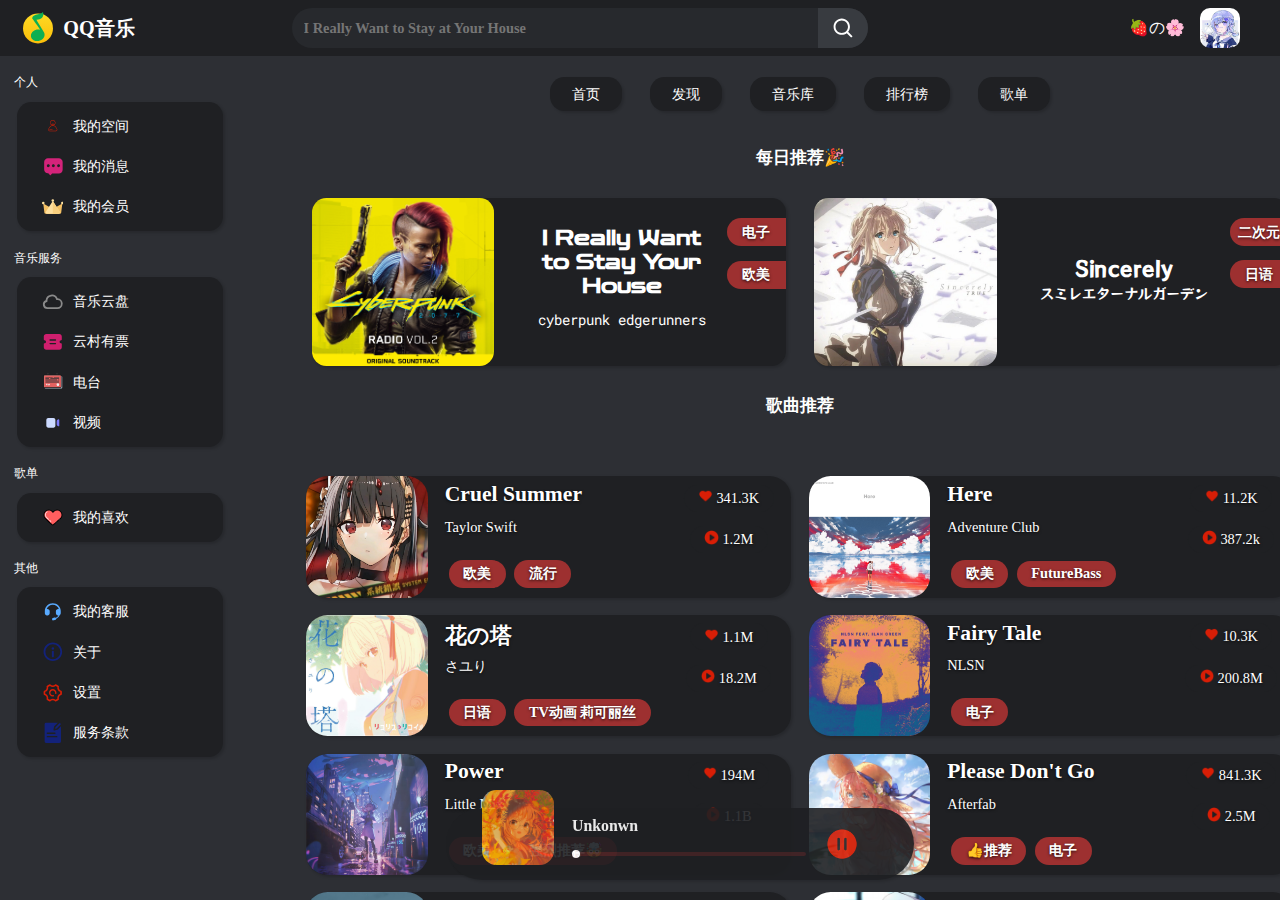
<file: QQMusic/index.html>
<!DOCTYPE html>
<html lang="zh">

<head>
    <meta charset="UTF-8">
    <meta http-equiv="X-UA-Compatible" content="IE=edge">
    <meta src="">
    <meta name="viewport" content="width=device-width, initial-scale=1.0">
    <link rel="stylesheet" href="css/index.css">
    <link rel="stylesheet" href="css/widget.css">
    <link rel="stylesheet" href="css/header.css">
    <link rel="stylesheet" href="css/aside.css">
    <link rel="stylesheet" href="css/nav.css">
    <link rel="stylesheet" href="css/page.css">
    <link href="https://fonts.font.im/css?family=Roboto" rel="stylesheet">
    <title>QQ音乐</title>
</head>

<body>
    <header>
        <div class="header-logo">
            <svg viewBox="-147 -173.29999999999998 470 492.29999999999995" xmlns="http://www.w3.org/2000/svg">
                <linearGradient id="a" gradientTransform="rotate(-90 1397 232)" gradientUnits="userSpaceOnUse" x1="1310"
                    x2="1780" y1="-1077" y2="-1077">
                    <stop offset="0" stop-color="#fbbe0a" />
                    <stop offset="1" stop-color="#feda24" />
                </linearGradient>
                <circle cx="88" cy="84" fill="url(#a)" r="235" />
                <path
                    d="M123.8 104c-5.9-8.3-11.5-16.1-17.1-23.8C85.2 50.4 63.6 20.6 42-9.1 28.3-28 14.7-46.9.8-65.6-3.4-71.2-3.9-77.1-2-83.5c3.9-13.3 13.2-22.5 24.2-30.1 20.1-13.9 42.8-21 66.6-25.2 20.7-3.6 41.2-8 59.3-19.4 4.9-3.1 9-7.3 13.5-11 1.2-1 2.3-2.1 4.6-4.1 1.5 7.3 3 13.4 4 19.5 3 18 1.9 35.5-6.2 52.1-11 22.4-29 36.4-52.6 43.6C97-53.5 82.1-52.4 67-52.5c-1.1 0-2.2.3-4.1.5 3.7 6.5 7 12.6 10.6 18.5 14.5 23.7 29 47.4 43.4 71.2l47.4 78.6c4.1 6.8 8.4 13.6 12.4 20.5 9.3 16 16.1 32.7 14.8 51.9-1.3 18.8-8.1 35.2-19.8 49.6-19.1 23.5-43.9 37.1-73.5 42.4-27.9 4.9-54.5 1.8-79.2-12.3-27.8-15.8-45.6-44.5-41.4-78.7 2.7-22.5 13.9-41.1 30.4-56.4 17.6-16.2 38.5-26.1 61.8-30.6 17.2-3.4 34.4-3.2 51.4 1.4.5.1 1.1-.1 2.6-.1z"
                    fill="#0daf52" />
            </svg>
            <span>QQ音乐</span>
        </div>

        <div class="header-search">
            <div class="search-box">
                <div class="search-container">
                    <input class="search-input" type="text" maxlength="100"
                        placeholder="I Really Want to Stay at Your House">
                    <div class="search-btn">
                        <svg width="20px" height="20px" viewBox="0 0 17 17" fill="none"
                            xmlns="http://www.w3.org/2000/svg">
                            <path fill-rule="evenodd" clip-rule="evenodd"
                                d="M16.3451 15.2003C16.6377 15.4915 16.4752 15.772 16.1934 16.0632C16.15 16.1279 16.0958 16.1818 16.0525 16.2249C15.7707 16.473 15.4456 16.624 15.1854 16.3652L11.6848 12.8815C10.4709 13.8198 8.97529 14.3267 7.44714 14.3267C3.62134 14.3267 0.5 11.2314 0.5 7.41337C0.5 3.60616 3.6105 0.5 7.44714 0.5C11.2729 0.5 14.3943 3.59538 14.3943 7.41337C14.3943 8.98802 13.8524 10.5087 12.8661 11.7383L16.3451 15.2003ZM2.13647 7.4026C2.13647 10.3146 4.52083 12.6766 7.43624 12.6766C10.3517 12.6766 12.736 10.3146 12.736 7.4026C12.736 4.49058 10.3517 2.1286 7.43624 2.1286C4.50999 2.1286 2.13647 4.50136 2.13647 7.4026Z"
                                fill="currentColor">
                            </path>
                        </svg>
                    </div>
                </div>

                <div class="search-panel search-panel-removed">
                    <div class="search-panel-title">
                        <h3>搜索历史</h3>
                        <div>清除 🗑️</div>
                    </div>
                    <div class="search-panel-history">
                        <span>WildCard</span>
                        <span>Roses</span>
                        <span>2U</span>
                    </div>

                    <h3 class="title">推荐</h3>
                    <div class="search-panel-recommend">
                        <div>&nbsp&nbsp 1 &nbsp&nbsp Young And Menace</div>
                        <div>&nbsp&nbsp 2 &nbsp&nbsp I Don't Wanna Live Forever</div>
                        <div>&nbsp&nbsp 3 &nbsp&nbsp Wildcard (feat. Feli Ferraro)</div>
                        <div>&nbsp&nbsp 4 &nbsp&nbsp Fairy Tale </div>
                        <div>&nbsp&nbsp 5 &nbsp&nbsp Please Don't Go </div>
                        <div>&nbsp&nbsp 6 &nbsp&nbsp In The Name Of Love </div>
                        <div>&nbsp&nbsp 7 &nbsp&nbsp Love Shouldn't Be So Hard</div>
                        <div>&nbsp&nbsp 8 &nbsp&nbsp Don't Let Me Down</div>
                    </div>

                </div>
            </div>
        </div>

        <div class="header-wrapper">
            <div class="header-account">
                <div class="header-account-info">
                    <span>🍓の🌸</span>
                    <img src='resource/figure/default_user.jpg' />
                </div>

                <!--
                <div class="header-account-login header-account-login-removed">
                    <div>
                        <span>账户</span>

                        <input type="text" />
                    </div>
                    <div>
                        <span>密码</span>
                        <div>
                            <input type="password" />
                        </div>
                    </div>
                    <span>忘记密码</span>
                    <div class="account-login-btn">登录</div>
                    <div class="account-register-btn">注册</div>
                </div>

                <div class="header-account-loading">
                    <img src="">
                </div>

                <div class="header-account-card header-account-login-removed">

                </div>
                -->
            </div>

            <div class="header-time"></div>

            <div class="header-notification">
                <svg t="1669730328845" class="icon" viewBox="0 0 1024 1024" version="1.1"
                    xmlns="http://www.w3.org/2000/svg" p-id="2708" width="20" height="20">
                    <path
                        d="M192 736 192 416C192 261.184 301.952 132.064 448 102.4L448 64C448 28.64 476.64 0 512 0 547.36 0 576 28.64 576 64L576 102.4C722.048 132.064 832 261.184 832 416L832 736 864.096 736C899.392 736 928 764.416 928 800 928 835.36 899.36 864 864.096 864L159.904 864C124.608 864 96 835.584 96 800 96 764.64 124.64 736 159.904 736L192 736ZM608 928C608 981.024 565.024 1024 512 1024 458.976 1024 416 981.024 416 928L608 928Z"
                        p-id="2709" fill="#8a8a8a"></path>
                </svg>
            </div>
        </div>
    </header>

    <aside>
        <section>
            <span class="section-title">个人</span>
            <div class="section-content">
                <div class="section-content-item">
                    <svg t="1670137556329" class="icon" viewBox="0 0 1024 1024" version="1.1"
                        xmlns="http://www.w3.org/2000/svg" p-id="3614" width="200" height="200">
                        <path
                            d="M511.3 496.1c-70.4 0-127.6-57.2-127.6-127.6S441 240.9 511.3 240.9s127.6 57.2 127.6 127.6-57.2 127.6-127.6 127.6z m0-234.5c-58.9 0-106.9 48-106.9 106.9s48 106.9 106.9 106.9 106.9-48 106.9-106.9-47.9-106.9-106.9-106.9z"
                            fill="#d81e06" p-id="3615"></path>
                        <path
                            d="M663.1 765.5H359.6c-20.9 0-39.9-9.7-52.1-26.6-12.2-16.8-15.5-37.7-9-57.4C338 560.9 419.6 485.9 511.3 485.9s173.4 74.9 212.9 195.6c6.4 19.6 3.2 40.5-9 57.4s-31.2 26.6-52.1 26.6zM511.3 506.6c-81.3 0-157.1 71.2-193.3 181.3-4.4 13.3-2.1 27.4 6.1 38.8 8.3 11.5 21.2 18.1 35.4 18.1H663c14.2 0 27.1-6.6 35.4-18.1 8.2-11.4 10.5-25.5 6.1-38.8-36-110.1-111.9-181.3-193.2-181.3z"
                            fill="#d81e06" p-id="3616"></path>
                        <path
                            d="M548.7 446.2h-74.8c-8 0-14.5-6.5-14.5-14.5s6.5-14.5 14.5-14.5h74.8c8 0 14.5 6.5 14.5 14.5 0.1 8-6.5 14.5-14.5 14.5z"
                            fill="#d81e06" p-id="3617"></path>
                        <path
                            d="M488.4 711H360.6c-8 0-14.5-6.5-14.5-14.5s6.5-14.5 14.5-14.5h127.7c8 0 14.5 6.5 14.5 14.5 0.1 7.9-6.4 14.5-14.4 14.5z"
                            fill="#d81e06" p-id="3618"></path>
                    </svg>
                    <span>我的空间</span>
                </div>

                <div class="section-content-item">
                    <svg t="1670137651370" class="icon" viewBox="0 0 1024 1024" version="1.1"
                        xmlns="http://www.w3.org/2000/svg" p-id="3519" width="128" height="128">
                        <path
                            d="M800 102.4H281.6c-96 0-179.2 83.2-179.2 179.2V640c0 96 83.2 179.2 179.2 179.2h19.2s0 6.4 6.4 6.4l70.4 76.8c12.8 12.8 32 12.8 38.4 0l64-70.4 6.4-6.4h313.6c96 0 179.2-83.2 179.2-179.2V281.6c0-96-83.2-179.2-179.2-179.2zM294.4 531.2c-38.4 0-64-32-64-70.4 0-38.4 32-70.4 70.4-70.4 38.4 0 70.4 32 70.4 70.4-6.4 38.4-38.4 70.4-76.8 70.4z m243.2 0c-38.4 0-70.4-32-70.4-70.4 0-38.4 32-70.4 70.4-70.4 38.4 0 70.4 32 70.4 70.4 0 38.4-32 70.4-70.4 70.4z m249.6 0c-38.4 0-70.4-32-70.4-70.4 0-38.4 32-70.4 70.4-70.4 38.4 0 70.4 32 70.4 70.4-6.4 38.4-38.4 70.4-70.4 70.4z"
                            p-id="3520" fill="#d4237a"></path>
                    </svg>
                    <span>我的消息</span>
                </div>

                <div class="section-content-item">
                    <svg t="1670137677774" class="icon" viewBox="0 0 1024 1024" version="1.1"
                        xmlns="http://www.w3.org/2000/svg" p-id="4516" width="128" height="128">
                        <path
                            d="M60.235294 361.411765l744.809412 425.622588A30.117647 30.117647 0 0 1 790.136471 843.294118H173.658353a60.235294 60.235294 0 0 1-59.783529-52.766118L60.235294 361.411765z"
                            fill="#F5C164" p-id="4517"></path>
                        <path
                            d="M963.764706 361.411765l-53.63953 429.116235A60.235294 60.235294 0 0 1 850.341647 843.294118H233.893647a30.117647 30.117647 0 0 1-14.968471-56.259765L963.764706 361.411765z"
                            fill="#F5C164" p-id="4518"></path>
                        <path
                            d="M512 240.941176l331.053176 509.289412A60.235294 60.235294 0 0 1 792.545882 843.294118H231.454118a60.235294 60.235294 0 0 1-50.507294-93.06353L512 240.941176z"
                            fill="#FFE09E" p-id="4519"></path>
                        <path
                            d="M512 240.941176l331.053176 509.289412A60.235294 60.235294 0 0 1 792.545882 843.294118H512V240.941176z"
                            fill="#F9CF7E" p-id="4520"></path>
                        <path
                            d="M512 210.823529m-60.235294 0a60.235294 60.235294 0 1 0 120.470588 0 60.235294 60.235294 0 1 0-120.470588 0Z"
                            fill="#FFE19F" p-id="4521"></path>
                        <path
                            d="M963.764706 331.294118m-60.235294 0a60.235294 60.235294 0 1 0 120.470588 0 60.235294 60.235294 0 1 0-120.470588 0Z"
                            fill="#FFE19F" p-id="4522"></path>
                        <path
                            d="M60.235294 331.294118m-60.235294 0a60.235294 60.235294 0 1 0 120.470588 0 60.235294 60.235294 0 1 0-120.470588 0Z"
                            fill="#FFE19F" p-id="4523"></path>
                    </svg>
                    <span>我的会员</span>
                </div>
            </div>
        </section>

        <section>
            <span class="section-title">音乐服务</span>
            <div class="section-content">
                <div class="section-content-item">
                    <svg t="1669865150116" class="icon" viewBox="0 0 1024 1024" version="1.1"
                        xmlns="http://www.w3.org/2000/svg" p-id="7601" width="200" height="200">
                        <path
                            d="M256 768h469.333333a170.666667 170.666667 0 1 0-11.562666-340.949333l-32.341334 2.133333-10.752-30.549333A213.418667 213.418667 0 0 0 256 469.333333l0.042667 4.48 0.682666 33.792-32.725333 8.405334A128.085333 128.085333 0 0 0 256 768z m725.333333-170.666667a256 256 0 0 1-256 256H256a213.333333 213.333333 0 0 1-84.266667-409.386666A298.666667 298.666667 0 0 1 739.413333 341.76 256 256 0 0 1 981.333333 597.333333z"
                            p-id="7602" fill="#8a8a8a"></path>
                    </svg>
                    <span>音乐云盘</span>
                </div>

                <div class="section-content-item">
                    <svg t="1670137710355" class="icon" viewBox="0 0 1024 1024" version="1.1"
                        xmlns="http://www.w3.org/2000/svg" p-id="5493" width="128" height="128">
                        <path
                            d="M821.333333 138.666667c64.8 0 117.333333 52.533333 117.333334 117.333333v149.333333a32 32 0 0 1-32 32 74.666667 74.666667 0 0 0 0 149.333334 32 32 0 0 1 32 32v149.333333c0 64.8-52.533333 117.333333-117.333334 117.333333H202.666667c-64.8 0-117.333333-52.533333-117.333334-117.333333V618.666667a32 32 0 0 1 32-32 74.666667 74.666667 0 0 0 0-149.333334 32 32 0 0 1-32-32V256c0-64.8 52.533333-117.333333 117.333334-117.333333h618.666666zM640 565.333333H384a32 32 0 0 0 0 64h256a32 32 0 0 0 0-64z m0-170.666666H384a32 32 0 0 0 0 64h256a32 32 0 0 0 0-64z"
                            p-id="5494" fill="#cf1f6e"></path>
                    </svg>
                    <span>云村有票</span>
                </div>

                <div class="section-content-item">
                    <svg t="1669865316382" class="icon" viewBox="0 0 1024 1024" version="1.1"
                        xmlns="http://www.w3.org/2000/svg" p-id="7573" width="200" height="200">
                        <path
                            d="M729 117.13333334v339.5c0 3.1-2.5 5.7-5.7 5.7h-22.7c-3.1 0-5.7-2.5-5.7-5.7V117.13333334c0-3.1 2.5-5.7 5.7-5.7h22.7c3.2 0 5.7 2.6 5.7 5.7z"
                            fill="#353334" p-id="7574"></path>
                        <path d="M712.1 114.33333334m-32.1 0a32.1 32.1 0 1 0 64.2 0 32.1 32.1 0 1 0-64.2 0Z"
                            fill="#353334" p-id="7575"></path>
                        <path
                            d="M299 117.13333334v339.5c0 3.1-2.5 5.7-5.7 5.7h-22.7c-3.1 0-5.7-2.5-5.7-5.7V117.13333334c0-3.1 2.5-5.7 5.7-5.7h22.7c3.2 0 5.7 2.6 5.7 5.7z"
                            fill="#353334" p-id="7576"></path>
                        <path d="M282 114.33333334m-32.1 0a32.1 32.1 0 1 0 64.2 0 32.1 32.1 0 1 0-64.2 0Z"
                            fill="#353334" p-id="7577"></path>
                        <path
                            d="M910.4 835.10000001h-735c-27.4 0-49.6-22.3-49.6-49.6V290.20000001c0-27.4 22.3-49.6 49.6-49.6h735c27.4 0 49.6 22.3 49.6 49.6v495.3c0 27.3-22.3 49.6-49.6 49.6z"
                            fill="#A7B8C6" p-id="7578"></path>
                        <path
                            d="M870.6 206.33333334H118.8c-15.3 0-27.7 12.4-27.7 27.7v512.1c0 15.3 12.4 27.7 27.7 27.7h751.8c15.3 0 27.7-12.4 27.7-27.7V233.93333334c-0.1-15.2-12.5-27.6-27.7-27.6z"
                            fill="#DE9F9C" p-id="7579"></path>
                        <path
                            d="M879.6 218.33333334H127.8c-15.3 0-27.7 12.4-27.7 27.7v512.1c0 15.3 12.4 27.7 27.7 27.7h751.8c15.3 0 27.7-12.4 27.7-27.7V245.93333334c0-15.2-12.4-27.6-27.7-27.6z"
                            fill="#E46160" p-id="7580"></path>
                        <path
                            d="M798.5 324.83333334h-221c-9.3 0-17-7.6-17-17 0-9.3 7.6-17 17-17h220.9c9.3 0 17 7.6 17 17 0.1 9.4-7.6 17-16.9 17zM316.9 381.43333334H175.5c-9.3 0-17-7.6-17-17 0-9.3 7.6-17 17-17h141.4c9.3 0 17 7.6 17 17 0 9.3-7.6 17-17 17zM697.7 437.93333334H175.5c-9.3 0-17-7.6-17-17 0-9.3 7.6-17 17-17h522.2c9.3 0 17 7.6 17 17s-7.6 17-17 17zM798.5 494.43333334h-623c-9.3 0-17-7.6-17-17 0-9.3 7.6-17 17-17h623c9.3 0 17 7.6 17 17s-7.7 17-17 17zM798.5 551.03333334h-623c-9.3 0-17-7.6-17-17 0-9.3 7.6-17 17-17h623c9.3 0 17 7.6 17 17 0 9.3-7.7 17-17 17zM492.3 324.83333334H175.5c-9.3 0-17-7.6-17-17 0-9.3 7.6-17 17-17h316.8c9.3 0 17 7.6 17 17s-7.7 17-17 17zM798.5 381.43333334H410c-9.3 0-17-7.6-17-17 0-9.3 7.6-17 17-17h388.4c9.3 0 17 7.6 17 17 0.1 9.3-7.6 17-16.9 17z"
                            fill="#353334" p-id="7581"></path>
                        <path d="M760.3 658.63333334m-69.2 0a69.2 69.2 0 1 0 138.4 0 69.2 69.2 0 1 0-138.4 0Z"
                            fill="#E02D26" p-id="7582"></path>
                        <path
                            d="M798.5 437.93333334h-12.6c-9.3 0-17-7.6-17-17 0-9.3 7.6-17 17-17h12.6c9.3 0 17 7.6 17 17s-7.7 17-17 17z"
                            fill="#353334" p-id="7583"></path>
                        <path d="M754.2 652.63333334m-66.2 0a66.2 66.2 0 1 0 132.4 0 66.2 66.2 0 1 0-132.4 0Z"
                            fill="#EFF0F0" p-id="7584"></path>
                        <path
                            d="M227.4 645.13333334H253c6.1 0.3 9.5 3.9 10.2 10.6-0.6 6.8-4 10.3-10.2 10.6h-25.6v18c-0.3 9-5.2 13.7-14.5 14-9.4-0.3-14-5-14-14v-58.5c-0.3-11.3 5.2-16.9 16.4-16.9H256c8.7 0.3 13.2 4 13.5 11.1-0.3 7.4-4.8 11.1-13.5 11.1h-28.5v14zM329.5 663.03333334l11.6-44c1.6-8.4 6.8-12.4 15.5-12.1h7.7c9.7 0.3 14.7 5.5 15 15.5v64.3c0 7.7-4.2 11.6-12.6 11.6-8.7-0.3-13.1-4.2-13.1-11.6v-43.5l-13.1 48.4c-1 4.8-4.7 7.1-11.1 6.8-6.8 0.3-10.5-1.9-11.1-6.8l-13.1-48.4h-0.5v43.5c0 7.7-4.2 11.6-12.6 11.6-8.7 0-12.9-3.9-12.6-11.6v-64.3c0-10 4.8-15.2 14.5-15.5h8.2c8.1-0.3 13.1 3.7 15 12.1l12.3 44z"
                            fill="#E02D26" p-id="7585"></path>
                        <path
                            d="M870.6 179.23333334H118.8c-30.2 0-54.7 24.5-54.7 54.7v512.1c0 30.2 24.5 54.7 54.7 54.7h751.8c30.2 0 54.7-24.5 54.7-54.7V233.93333334c0-30.2-24.5-54.7-54.7-54.7z m27.6 566.9c0 15.3-12.4 27.7-27.7 27.7H118.8c-15.3 0-27.7-12.4-27.7-27.7V233.93333334c0-15.3 12.4-27.7 27.7-27.7h751.8c15.3 0 27.7 12.4 27.7 27.7v512.2z"
                            fill="#1A1A1A" p-id="7586"></path>
                        <path
                            d="M221.4 639.13333334H247c6.1 0.3 9.5 3.9 10.2 10.6-0.6 6.8-4 10.3-10.2 10.6h-25.6v18c-0.3 9-5.2 13.7-14.5 14-9.4-0.3-14-5-14-14v-58.5c-0.3-11.3 5.2-16.9 16.4-16.9h40.6c8.7 0.3 13.2 4 13.5 11.1-0.3 7.4-4.8 11.1-13.5 11.1h-28.5v14zM323.5 657.03333334l11.6-44c1.6-8.4 6.8-12.4 15.5-12.1h7.7c9.7 0.3 14.7 5.5 15 15.5v64.3c0 7.7-4.2 11.6-12.6 11.6-8.7-0.3-13.1-4.2-13.1-11.6v-43.5l-13.1 48.4c-1 4.8-4.7 7.1-11.1 6.8-6.8 0.3-10.5-1.9-11.1-6.8l-13.1-48.4h-0.5v43.5c0 7.7-4.2 11.6-12.6 11.6-8.7 0-12.9-3.9-12.6-11.6V616.33333334c0-10 4.8-15.2 14.5-15.5h8.2c8.1-0.3 13.1 3.7 15 12.1l12.3 44.1z"
                            fill="#EFF0F0" p-id="7587"></path>
                    </svg>
                    <span>电台</span>
                </div>
                <div class="section-content-item">
                    <svg t="1669865355967" class="icon" viewBox="0 0 1024 1024" version="1.1"
                        xmlns="http://www.w3.org/2000/svg" p-id="8553" width="200" height="200">
                        <path
                            d="M542.72 742.4H296.96c-50.688 0-92.16-41.472-92.16-92.16V373.76c0-50.688 41.472-92.16 92.16-92.16h245.76c50.688 0 92.16 41.472 92.16 92.16v276.48c0 50.688-41.472 92.16-92.16 92.16z"
                            fill="#CCDAFF" p-id="8554"></path>
                        <path
                            d="M788.48 680.96c16.896 0 30.72-13.824 30.72-30.72V373.76c0-16.896-13.824-30.72-30.72-30.72-4.608 0-9.216 1.536-13.312 3.072v-0.512l-41.984 21.504c-22.016 13.824-37.376 40.448-37.376 72.192V583.68c0 31.744 14.336 57.856 37.376 72.704l38.912 19.968h1.024c5.12 3.072 9.728 4.608 15.36 4.608z"
                            fill="#7A7AF9" p-id="8555"></path>
                    </svg>
                    <span>视频</span>
                </div>
            </div>
        </section>


        <section>
            <span class="section-title">歌单</span>
            <div class="section-content">
                <div class="section-content-item">
                    <svg t="1669865374585" class="icon" viewBox="0 0 1024 1024" version="1.1"
                        xmlns="http://www.w3.org/2000/svg" p-id="9480" width="200" height="200">
                        <path
                            d="M895.36 243.904a251.52 251.52 0 0 0-355.776 0l-20.096 20.096-20.096-20.096A251.52 251.52 0 0 0 143.616 599.68S466.24 926.72 512 928c14.336 0.384 86.4-59.52 164.224-128.192l-0.512-0.64a22.016 22.016 0 0 0-11.968-40.896 21.76 21.76 0 0 0-14.784 5.888l-0.064-0.064 62.336-56.832a22.08 22.08 0 0 0-7.808 16.704 22.4 22.4 0 0 0 22.4 22.464c5.44 0 10.24-2.176 14.208-5.44l0.256 0.32 50.048-45.76-0.448-0.448a22.08 22.08 0 0 0-16.768-36.992 21.952 21.952 0 0 0-14.656 5.824l80.384-73.472 0.512 0.512a22.08 22.08 0 0 0-5.696 14.592 22.4 22.4 0 0 0 22.4 22.464 22.016 22.016 0 0 0 14.272-5.504l0.32 0.384 24.832-23.168a251.776 251.776 0 0 0-0.128-355.84z"
                            fill="" p-id="9481"></path>
                        <path
                            d="M510.976 878.656c-51.008-33.344-207.168-180.416-335.488-310.528a206.976 206.976 0 0 1-0.192-292.544c39.04-39.104 91.008-60.608 146.24-60.608s107.136 21.504 146.176 60.544l51.84 51.84 51.84-51.776c39.04-39.04 90.944-60.544 146.176-60.544s107.2 21.504 146.176 60.544c39.04 39.04 60.544 90.944 60.544 146.24s-21.504 107.136-60.544 146.176c-140.096 131.776-301.76 276.032-352.768 310.656z"
                            fill="#FF5F5F" p-id="9482"></path>
                        <path
                            d="M308.032 641.984a15.872 15.872 0 0 1-10.112-3.648 757.12 757.12 0 0 1-53.504-48.896 875.968 875.968 0 0 0-25.856-24.64C141.376 495.488 145.344 423.616 145.536 420.544 143.808 318.976 237.376 264.64 241.344 262.4a16 16 0 0 1 15.808 27.84c-0.832 0.448-81.088 47.488-79.744 131.2-0.064 3.648-2.368 61.248 62.528 119.552 8.704 7.808 17.536 16.448 26.816 25.536 15.616 15.36 31.808 31.168 51.328 47.104a15.936 15.936 0 1 1-10.048 28.352zM422.656 751.36a15.872 15.872 0 0 1-11.2-4.544l-61.312-60.032a16 16 0 1 1 22.4-22.912l61.312 60.032a16 16 0 0 1-11.2 27.456z"
                            fill="#FFFFFF" p-id="9483"></path>
                    </svg>
                    <span>我的喜欢</span>
                </div>
            </div>
        </section>

        <section>
            <span class="section-title">其他</span>
            <div class="section-content">
                <div class="section-content-item">
                    <svg t="1669865397693" class="icon" viewBox="0 0 1024 1024" version="1.1"
                        xmlns="http://www.w3.org/2000/svg" p-id="11230" width="200" height="200">
                        <path
                            d="M663.9488 847.6544a57.6192 57.6192 0 0 1-42.3488 49.2416l-74.1824 19.8784a57.6 57.6 0 0 1-29.8176-111.2704l74.1824-19.8784a57.568 57.568 0 0 1 54.6112 13.8944A276.2048 276.2048 0 0 0 780.5056 684.8H761.6c-56.5568 0-102.4-45.8432-102.4-102.4V480c0-56.5568 45.8432-102.4 102.4-102.4h25.6c3.6928 0 7.3472 0.192 10.944 0.576C759.008 262.848 645.888 179.2 512 179.2S264.992 262.848 225.856 378.176c3.5968-0.384 7.2512-0.576 10.944-0.576h25.6c56.5568 0 102.4 45.8432 102.4 102.4v102.4c0 56.5568-45.8432 102.4-102.4 102.4h-25.6c-56.5568 0-102.4-45.8432-102.4-102.4V480c0-2.6752 0.1024-5.3248 0.3008-7.9488A38.7776 38.7776 0 0 1 134.4 467.2c0-201.8112 169.3824-364.8 377.6-364.8s377.6 162.9888 377.6 364.8c0 1.6448-0.1024 3.264-0.3008 4.8512 0.1984 2.624 0.3008 5.2736 0.3008 7.9488v102.4c0 34.2208-16.7808 64.512-42.5664 83.1104a327.4688 327.4688 0 0 1-183.0848 182.144z"
                            fill="#59AAFF" p-id="11231"></path>
                    </svg>
                    <span>我的客服</span>
                </div>
                <div class="section-content-item">
                    <svg t="1669865414159" class="icon" viewBox="0 0 1040 1024" version="1.1"
                        xmlns="http://www.w3.org/2000/svg" p-id="12170" width="200" height="200">
                        <path
                            d="M522.672 464c25.6 0 48 19.84 48 42.56v226.88c0 22.72-22.4 42.56-48 42.56s-48-19.84-48-42.56V506.56c0-22.72 22.4-42.56 48-42.56z m0-176a64 64 0 1 1 0 128 64 64 0 0 1 0-128z"
                            fill="#13227a" p-id="12171"></path>
                        <path
                            d="M522.672 64c247.888 0 448 200.112 448 448s-200.112 448-448 448-448-200.112-448-448 200.112-448 448-448z m0 88a359.264 359.264 0 0 0-360 360 359.264 359.264 0 0 0 360 360 359.264 359.264 0 0 0 360-360 359.264 359.264 0 0 0-360-360z"
                            fill="#13227a" p-id="12172"></path>
                    </svg>
                    <span>关于</span>
                </div>
                <div class="section-content-item">
                    <svg t="1669865435632" class="icon" viewBox="0 0 1024 1024" version="1.1"
                        xmlns="http://www.w3.org/2000/svg" p-id="13241" width="200" height="200">
                        <path
                            d="M510.37806 337.803609c-98.010221 0-177.748287 78.842673-177.748287 175.75284 0 96.91426 79.738066 175.763073 177.748287 175.763073 9.537214 0 19.620873-0.978281 31.797194-3.088338 18.196431-3.281743 30.290887-20.538779 26.963095-38.471197-2.924609-15.732309-16.693194-27.152407-32.747845-27.152407-2.071172 0-4.15974 0.196475-6.123464 0.563842-7.937786 1.402953-14.233166 2.056845-19.807115 2.056845-61.159942 0-110.915136-49.201585-110.915136-109.671819 0-60.467163 49.679469-109.661585 110.747313-109.661585 61.116963 0 110.832248 49.194422 110.832248 109.661585 0 5.892197-0.656963 12.0832-2.088568 19.531845-3.327792 17.928325 8.769734 35.189454 26.959002 38.464033 2.006703 0.360204 4.045129 0.546446 6.070252 0.546446 16.204054 0 30.019711-11.43033 32.832779-27.116591 2.13871-11.45182 3.13848-21.435195 3.13848-31.41857 0.042979-46.873564-18.435884-90.990341-52.033074-124.223233C602.407056 356.106464 557.790906 337.803609 510.37806 337.803609z"
                            p-id="13242" fill="#d81e06"></path>
                        <path
                            d="M938.476161 432.79917c-2.185782-11.426237-11.037381-20.499893-22.563902-23.12058-41.909505-9.508561-76.781734-34.929534-98.185206-71.550593-21.334911-36.560684-26.191522-79.099523-13.68979-119.709429 3.52836-11.123338 0.007163-23.235191-8.951883-30.840402-41.860387-35.721573-89.536222-62.938448-141.695163-80.885192-3.152806-1.088798-6.437619-1.639337-9.776667-1.639337-8.256034 0-16.182564 3.431146-21.724791 9.376555-29.236881 31.04404-68.840878 48.140417-111.5107 48.140417-42.673915 0-82.305541-17.125029-111.607914-48.230468-7.877411-8.333806-20.510126-11.512195-31.580253-7.726985-52.483328 18.171871-100.131535 45.416376-141.640927 80.988546-8.815783 7.591909-12.322653 19.620873-8.934486 30.67258 12.586666 40.645722 7.759731 83.180468-13.597693 119.78106-21.306258 36.5965-56.149834 62.006216-98.17395 71.561849-11.540847 2.709715-20.396539 11.812023-22.559808 23.166629-5.228071 27.169803-7.877411 54.346769-7.877411 80.770582 0 26.426883 2.64934 53.603849 7.873318 80.763418 2.174526 11.411911 11.023054 20.488637 22.552645 23.12058 41.913599 9.512654 76.785827 34.922371 98.19237 71.547523 21.349237 36.59343 26.177196 79.128175 13.583366 119.795387-3.363607 10.969842 0.121773 23.013133 8.973372 30.758538 41.84913 35.707246 89.494267 62.920028 141.662417 80.902588 11.466146 3.885494 23.738657 0.549515 31.454386-7.680936 29.29828-31.091112 68.925812-48.216141 111.593588-48.216141s82.302471 17.125029 111.560842 48.183396c5.556553 5.955642 13.494339 9.380648 21.782096 9.380648 3.27765 0 6.537903-0.520863 9.829879-1.599428 52.126194-17.968234 99.774401-45.184085 141.652184-80.912821 8.791224-7.577582 12.308327-19.628036 8.94165-30.758538-12.597923-40.678468-7.745405-83.20605 13.672394-119.773897 21.324678-36.625152 56.192813-62.030775 98.19237-71.547523 11.390421-2.592035 20.23588-11.633968 22.549575-23.106254 5.223978-27.184129 7.870248-54.358025 7.870248-80.770582C946.342316 487.171522 943.697069 459.965903 938.476161 432.79917zM728.572524 789.878798c-26.02677 20.157085-54.736649 36.553521-85.487 48.818869-36.682457-32.144094-83.60207-49.779753-132.792399-49.779753-48.926316 0-95.838765 17.635659-132.767839 49.786916-30.744211-12.262278-59.45716-28.655643-85.491093-48.812729 9.894348-47.441499 1.889023-96.449679-22.763446-138.627291-24.448832-41.966811-63.427588-73.339332-110.186542-88.840374-2.381234-16.343223-3.584642-32.758078-3.584642-48.869011 0-16.043395 1.203408-32.451086 3.584642-48.851615 46.612621-15.389502 85.584214-46.758953 110.186542-88.850607 24.523533-42.024116 32.525788-91.033319 22.74912-138.620128 26.0237-20.149922 54.735625-36.543288 85.494163-48.815799 36.821627 32.201399 83.73817 49.861618 132.778072 49.861618 49.194422 0 96.109941-17.635659 132.792399-49.779753 30.751375 12.269441 59.45716 28.662807 85.48086 48.812729-9.809413 47.63388-1.835811 96.634898 22.667256 138.620128 24.445762 41.966811 63.416332 73.343425 110.182448 88.850607 2.381234 16.386202 3.584642 32.801057 3.584642 48.940642 0.143263 15.443737-1.031493 31.797194-3.499707 48.701189-46.763047 15.504112-85.73771 46.873564-110.186542 88.836281C726.84416 693.189665 718.845998 742.190683 728.572524 789.878798z"
                            p-id="13243" fill="#d81e06"></path>
                    </svg>
                    <span>设置</span>
                </div>
                <div class="section-content-item">
                    <svg t="1669866682704" class="icon" viewBox="0 0 1024 1024" version="1.1"
                        xmlns="http://www.w3.org/2000/svg" p-id="13991" width="32" height="32">
                        <path
                            d="M842.069333 42.496L637.610667 246.954667l-14.506667 73.557333 73.557333-14.506667 199.68-199.68a96.512 96.512 0 0 0-54.272-63.829333z"
                            fill="#13227a" p-id="13992"></path>
                        <path
                            d="M738.645333 363.008c-4.949333 4.949333-11.093333 8.192-17.92 9.557333L585.386667 399.36a34.8672 34.8672 0 0 1-31.573334-9.557333c-8.192-8.192-11.946667-20.138667-9.557333-31.573334l26.794667-135.338666c1.365333-6.826667 4.608-12.970667 9.557333-17.92L751.274667 34.133333H194.56a70.144 70.144 0 0 0-70.144 70.144V919.893333a70.144 70.144 0 0 0 70.144 70.144h634.88a70.144 70.144 0 0 0 70.144-70.144V202.069333l-160.938667 160.938667z m-483.157333 131.413333H610.986667c19.285333 0 34.986667 15.701333 34.986666 34.986667s-15.701333 34.986667-34.986666 34.986667H255.488c-19.285333 0-34.986667-15.701333-34.986667-34.986667s15.701333-34.986667 34.986667-34.986667z m442.88 234.496H255.488c-19.285333 0-34.986667-15.701333-34.986667-34.986666s15.701333-34.986667 34.986667-34.986667h442.88c19.285333 0 34.986667 15.701333 34.986667 34.986667a34.816 34.816 0 0 1-34.986667 34.986666z"
                            fill="#13227a" p-id="13993"></path>
                    </svg>
                    <span>服务条款</span>
                </div>
            </div>
        </section>
    </aside>

    <nav>
        <span>首页</span>
        <span>发现</span>
        <span>音乐库</span>
        <span>排行榜</span>
        <span>歌单</span>
    </nav>

    <div class="page" id="main-page">
        <h3>每日推荐🎉</h3>
        <div class="main-page-recommendation">
            <div class="main-page-recommendation-itemBox" data-music="0">
                <div class="recommendation-item-play">
                    <svg t="1669961194598" class="icon" viewBox="0 0 1024 1024" version="1.1"
                        xmlns="http://www.w3.org/2000/svg" p-id="3227">
                        <path
                            d="M512 42.666667C252.793333 42.666667 42.666667 252.793333 42.666667 512s210.126667 469.333333 469.333333 469.333333 469.333333-210.126667 469.333333-469.333333S771.206667 42.666667 512 42.666667z m196.546667 500.493333l-266.666667 176A37.333333 37.333333 0 0 1 384 688V336.033333a37.333333 37.333333 0 0 1 57.893333-31.16l266.666667 176a37.333333 37.333333 0 0 1 0 62.32z"
                            fill="#d81e06" p-id="3228"></path>
                    </svg>
                </div>

                <img src="resource/figure/I Really Want to Stay At Your House.jpg" />
                <span class="recommendation-item-1">I Really Want to Stay Your House</span>
                <span class="recommendation-item-2">cyberpunk edgerunners</span>
                <span class="recommendation-item-5">电子</span>
                <span class="recommendation-item-6">欧美</span>
            </div>

            <div class="main-page-recommendation-itemBox" data-music="1">
                <img src="resource/figure/Sincerely.jpg" />
                <div class="recommendation-item-play">
                    <svg t="1669961194598" class="icon" viewBox="0 0 1024 1024" version="1.1"
                        xmlns="http://www.w3.org/2000/svg" p-id="3227">
                        <path
                            d="M512 42.666667C252.793333 42.666667 42.666667 252.793333 42.666667 512s210.126667 469.333333 469.333333 469.333333 469.333333-210.126667 469.333333-469.333333S771.206667 42.666667 512 42.666667z m196.546667 500.493333l-266.666667 176A37.333333 37.333333 0 0 1 384 688V336.033333a37.333333 37.333333 0 0 1 57.893333-31.16l266.666667 176a37.333333 37.333333 0 0 1 0 62.32z"
                            fill="#d81e06" p-id="3228"></path>
                    </svg>
                </div>
                <span class="recommendation-item-3">Sincerely</span>
                <span class="recommendation-item-4">スミレエターナルガーデン</span>
                <span class="recommendation-item-5">二次元</span>
                <span class="recommendation-item-6">日语</span>
            </div>
        </div>

        <h3>歌曲推荐</h3>

        <div class="main-page-songs-panel">
            <div class="song-panel-wrapper">
                <div class="song-panel" data-music="2">
                    <div class="song-panel-img">
                        <img class="song-panel-img-content" src="resource/figure/2.jpg" />
                        <img class="song-panel-img-play" src="resource/figure/24gf-playCircle.png" />
                    </div>

                    <div class="song-panel-info">
                        <span class="song-panel-info-title">Cruel Summer</span>
                        <span class="song-panel-info-author">Taylor Swift</span>
                        <div class="song-panel-info-list">
                            <div>
                                <img src="resource/figure/喜欢2.png" />
                                <span>341.3K</span>
                            </div>
                            <div>
                                <img src="resource/figure/24gf-playCircle.png" />
                                <span>1.2M</span>
                            </div>
                        </div>

                        <div class="song-panel-info-type">
                            <span>欧美</span>
                            <span>流行</span>
                        </div>
                    </div>

                </div>
            </div>

            <div class="song-panel-wrapper">
                <div class="song-panel" data-music="3">
                    <div class="song-panel-img">
                        <img class="song-panel-img-content" src="resource/figure/Here.jpg" />
                        <img class="song-panel-img-play" src="resource/figure/24gf-playCircle.png" />
                    </div>

                    <div class="song-panel-info">
                        <span class="song-panel-info-title">Here</span>
                        <span class="song-panel-info-author">Adventure Club</span>
                        <div class="song-panel-info-list">
                            <div>
                                <img src="resource/figure/喜欢2.png" />
                                <span>11.2K</span>
                            </div>
                            <div>
                                <img src="resource/figure/24gf-playCircle.png" />
                                <span>387.2k</span>
                            </div>
                        </div>

                        <div class="song-panel-info-type">
                            <span>欧美</span>
                            <span>FutureBass</span>
                        </div>
                    </div>
                </div>
            </div>


            <div class="song-panel-wrapper">
                <div class="song-panel" data-music="4">
                    <div class="song-panel-img">
                        <img class="song-panel-img-content" src="resource/figure/花の塔.jpg" />
                        <img class="song-panel-img-play" src="resource/figure/24gf-playCircle.png" />
                    </div>

                    <div class="song-panel-info">
                        <span class="song-panel-info-title">花の塔</span>
                        <span class="song-panel-info-author">さユり
                        </span>
                        <div class="song-panel-info-list">
                            <div>
                                <img src="resource/figure/喜欢2.png" />
                                <span>1.1M</span>
                            </div>
                            <div>
                                <img src="resource/figure/24gf-playCircle.png" />
                                <span>18.2M</span>
                            </div>
                        </div>

                        <div class="song-panel-info-type">
                            <span>日语</span>
                            <span>TV动画 莉可丽丝</span>
                        </div>
                    </div>

                </div>
            </div>
            <div class="song-panel-wrapper">
                <div class="song-panel" data-music="5">
                    <div class="song-panel-img">
                        <img class="song-panel-img-content" src="resource/figure/Fairy Tale.jpg" />
                        <img class="song-panel-img-play" src="resource/figure/24gf-playCircle.png" />
                    </div>

                    <div class="song-panel-info">
                        <span class="song-panel-info-title">Fairy Tale</span>
                        <span class="song-panel-info-author">NLSN</span>
                        <div class="song-panel-info-list">
                            <div>
                                <img src="resource/figure/喜欢2.png" />
                                <span>10.3K</span>
                            </div>
                            <div>
                                <img src="resource/figure/24gf-playCircle.png" />
                                <span>200.8M</span>
                            </div>
                        </div>

                        <div class="song-panel-info-type">
                            <span>电子</span>
                        </div>
                    </div>

                </div>
            </div>
            <div class="song-panel-wrapper">
                <div class="song-panel" data-music="6">
                    <div class="song-panel-img">
                        <img class="song-panel-img-content" src="resource/figure/a.jpg" />
                        <img class="song-panel-img-play" src="resource/figure/24gf-playCircle.png" />
                    </div>

                    <div class="song-panel-info">
                        <span class="song-panel-info-title">Power</span>
                        <span class="song-panel-info-author">Little Mix</span>
                        <div class="song-panel-info-list">
                            <div>
                                <img src="resource/figure/喜欢2.png" />
                                <span>194M</span>
                            </div>
                            <div>
                                <img src="resource/figure/24gf-playCircle.png" />
                                <span>1.1B</span>
                            </div>
                        </div>

                        <div class="song-panel-info-type">
                            <span>欧美</span>
                            <span>强烈推荐🤯</span>
                        </div>
                    </div>

                </div>
            </div>
            <div class="song-panel-wrapper">
                <div class="song-panel" data-music="7">
                    <div class="song-panel-img">
                        <img class="song-panel-img-content" src="resource/figure/b.jpg" />
                        <img class="song-panel-img-play" src="resource/figure/24gf-playCircle.png" />
                    </div>

                    <div class="song-panel-info">
                        <span class="song-panel-info-title">Please Don't Go</span>
                        <span class="song-panel-info-author">Afterfab</span>
                        <div class="song-panel-info-list">
                            <div>
                                <img src="resource/figure/喜欢2.png" />
                                <span>841.3K</span>
                            </div>
                            <div>
                                <img src="resource/figure/24gf-playCircle.png" />
                                <span>2.5M</span>
                            </div>
                        </div>

                        <div class="song-panel-info-type">
                            <span>👍推荐</span>
                            <span>电子</span>
                        </div>
                    </div>

                </div>
            </div>
            <div class="song-panel-wrapper">
                <div class="song-panel" data-music="8">
                    <div class="song-panel-img">
                        <img class="song-panel-img-content" src="resource/figure/c.jpg" />
                        <img class="song-panel-img-play" src="resource/figure/24gf-playCircle.png" />
                    </div>

                    <div class="song-panel-info">
                        <span class="song-panel-info-title">Don't Let Me Down</span>
                        <span class="song-panel-info-author">ILLENIUM</span>
                        <div class="song-panel-info-list">
                            <div>
                                <img src="resource/figure/喜欢2.png" />
                                <span>231.3K</span>
                            </div>
                            <div>
                                <img src="resource/figure/24gf-playCircle.png" />
                                <span>997.8K</span>
                            </div>
                        </div>

                        <div class="song-panel-info-type">
                            <span>电子</span>
                            <span>欧美</span>
                        </div>
                    </div>

                </div>
            </div>
            <div class="song-panel-wrapper">
                <div class="song-panel" data-music="9">
                    <div class="song-panel-img">
                        <img class="song-panel-img-content" src="resource/figure/d.jpg" />
                        <img class="song-panel-img-play" src="resource/figure/24gf-playCircle.png" />
                    </div>

                    <div class="song-panel-info">
                        <span class="song-panel-info-title">I Don't Wanna Live Forever</span>
                        <span class="song-panel-info-author">Kayla Diamond</span>
                        <div class="song-panel-info-list">
                            <div>
                                <img src="resource/figure/喜欢2.png" />
                                <span>796.3M</span>
                            </div>
                            <div>
                                <img src="resource/figure/24gf-playCircle.png" />
                                <span>12.4B</span>
                            </div>
                        </div>

                        <div class="song-panel-info-type">
                            <span>强烈推荐🤯</span>
                            <span>欧美电子</span>
                        </div>
                    </div>

                </div>
            </div>
        </div>

        <h3>歌单推荐</h3>
        <div class="main-page-songsheets">
            <div class="main-page-songsheets-left-btn">
                <img src="resource/figure/左箭头.png" width="32" height="32">
            </div>

            <div class="main-page-songsheets-box">
                <div class="main-page-songsheets-wrapper">
                    <div class="songsheets-wrapper-set">
                        <div class="main-page-songsheets-item">
                            <div class="main-page-songsheet-item-content">
                                <img class="songsheet-item-img-content" src="resource/figure/3.jpg" />
                                <img class="songsheet-item-play" src="resource/figure/24gf-playCircle.png" />
                            </div>
                            <span class="main-page-songsheet-item-title">
                                [欧美私人订制] 最懂你的欧美推荐
                            </span>
                        </div>
                        <div class="main-page-songsheets-item">
                            <div class="main-page-songsheet-item-content">
                                <img class="songsheet-item-img-content" src="resource/figure/4.jpg" />
                                <img class="songsheet-item-play" src="resource/figure/24gf-playCircle.png" />
                            </div>
                            <span class="main-page-songsheet-item-title">
                                「ACG/洗脑萌音」洗到你脑中只剩一首歌~
                            </span>
                        </div>
                        <div class="main-page-songsheets-item">
                            <div class="main-page-songsheet-item-content">
                                <img class="songsheet-item-img-content" src="resource/figure/5.jpg" />
                                <img class="songsheet-item-play" src="resource/figure/24gf-playCircle.png" />
                            </div>

                            <span class="main-page-songsheet-item-title">
                                EDM Trap丨令人深陷的毒性低音
                            </span>
                        </div>
                        <div class="main-page-songsheets-item">
                            <div class="main-page-songsheet-item-content">
                                <img class="songsheet-item-img-content" src="resource/figure/6.jpg" />
                                <img class="songsheet-item-play" src="resource/figure/24gf-playCircle.png" />
                            </div>
                            <span class="main-page-songsheet-item-title">
                                秋游絮语➹轻快律动，氤氲遐想氛围
                            </span>
                        </div>
                    </div>

                    <div class="songsheets-wrapper-set">
                        <div class="main-page-songsheets-item">
                            <div class="main-page-songsheet-item-content">
                                <img class="songsheet-item-img-content" src="resource/figure/7.jpg" />
                                <img class="songsheet-item-play" src="resource/figure/24gf-playCircle.png" />
                            </div>
                            <span class="main-page-songsheet-item-title">
                                清新疗愈氛围☁沉溺灵动音律(˵¯͒〰¯͒˵)
                            </span>
                        </div>
                        <div class="main-page-songsheets-item">
                            <div class="main-page-songsheet-item-content">
                                <img class="songsheet-item-img-content" src="resource/figure/e.jpg" />
                                <img class="songsheet-item-play" src="resource/figure/24gf-playCircle.png" />
                            </div>
                            <span class="main-page-songsheet-item-title">
                                蜜电宇航员➹温柔节奏，清新浪漫
                            </span>
                        </div>
                        <div class="main-page-songsheets-item">
                            <div class="main-page-songsheet-item-content">
                                <img class="songsheet-item-img-content" src="resource/figure/f.jpg" />
                                <img class="songsheet-item-play" src="resource/figure/24gf-playCircle.png" />
                            </div>
                            <span class="main-page-songsheet-item-title">
                                Future Bass✰恣意低音，潺暝滤波激流
                            </span>
                        </div>
                        <div class="main-page-songsheets-item">
                            <div class="main-page-songsheet-item-content">
                                <img class="songsheet-item-img-content" src="resource/figure/g.jpg" />
                                <img class="songsheet-item-play" src="resource/figure/24gf-playCircle.png" />
                            </div>
                            <span class="main-page-songsheet-item-title">
                                除躁电饮剂✔悠游清凉心动萃梦
                            </span>
                        </div>
                    </div>

                    <div class="songsheets-wrapper-set">
                        <div class="main-page-songsheets-item">
                            <div class="main-page-songsheet-item-content">
                                <img class="songsheet-item-img-content" src="resource/figure/i.jpg" />
                                <img class="songsheet-item-play" src="resource/figure/24gf-playCircle.png" />
                            </div>
                            <span class="main-page-songsheet-item-title">
                                欧美电子｜旋律柔和男声柔情似水
                            </span>
                        </div>
                        <div class="main-page-songsheets-item">
                            <div class="main-page-songsheet-item-content">
                                <img class="songsheet-item-img-content" src="resource/figure/j.jpg" />
                                <img class="songsheet-item-play" src="resource/figure/24gf-playCircle.png" />
                            </div>
                            <span class="main-page-songsheet-item-title">
                                当kawaii遇上电音｜Sweetの糖果❤
                            </span>
                        </div>
                        <div class="main-page-songsheets-item">
                            <div class="main-page-songsheet-item-content">
                                <img class="songsheet-item-img-content" src="resource/figure/k.jpg" />
                                <img class="songsheet-item-play" src="resource/figure/24gf-playCircle.png" />
                            </div>
                            <span class="main-page-songsheet-item-title">
                                冰気电子 ' 沉溺于绮旷的荒芜之境
                            </span>
                        </div>
                        <div class="main-page-songsheets-item">
                            <div class="main-page-songsheet-item-content">
                                <img class="songsheet-item-img-content" src="resource/figure/l.jpg" />
                                <img class="songsheet-item-play" src="resource/figure/24gf-playCircle.png" />
                            </div>
                            <span class="main-page-songsheet-item-title">
                                Future Garage ' 孤独与守望者的悲鸣
                            </span>
                        </div>
                    </div>
                </div>
            </div>

            <div class="main-page-songsheets-right-btn">
                <img src="resource/figure/右箭头.png" width="32" height="32">
            </div>
        </div>



        <h3>艺人</h3>
        <div class="main-page-songers">
            <div class="card">
                <div class="imgBx">
                    <img src="resource/figure/4.jpg">
                </div>
                <div class="content">
                    <div class="details">
                        <h2>ILLENIUM<br><span></span></h2>
                        <div class="data">
                            <h3>342<br><span>作品</span></h3>
                            <h3>120k<br><span>粉丝</span></h3>
                            <h3>285<br><span>关注</span></h3>
                        </div>
                        <div class="actionBtn">
                            <button class="actionBtn-following">关注</button>
                            <button>发消息</button>
                        </div>
                    </div>
                </div>
            </div>
            <div class="card">
                <div class="imgBx">
                    <img src="resource/figure/5.jpg">
                </div>
                <div class="content">
                    <div class="details">
                        <h2>Taylor Swift<br><span></span></h2>
                        <div class="data">
                            <h3>672<br><span>作品</span></h3>
                            <h3>492K<br><span>粉丝</span></h3>
                            <h3>21<br><span>关注</span></h3>
                        </div>
                        <div class="actionBtn">
                            <button class="actionBtn-following">关注</button>
                            <button>发消息</button>
                        </div>
                    </div>
                </div>
            </div>
            <div class="card">
                <div class="imgBx">
                    <img src="resource/figure/3.jpg">
                </div>
                <div class="content">
                    <div class="details">
                        <h2>Alina Smith<br><span></span></h2>
                        <div class="data">
                            <h3>342<br><span>作品</span></h3>
                            <h3>120k<br><span>粉丝</span></h3>
                            <h3>285<br><span>关注</span></h3>
                        </div>
                        <div class="actionBtn">
                            <button class="actionBtn-following">关注</button>
                            <button>发消息</button>
                        </div>
                    </div>
                </div>
            </div>

        </div>
        <div class="audio-player-wrapper">
            <div class="audio-player">

                <div class="audio-player-img">
                    <img src="resource/figure/e.jpg" />
                </div>
                <div class="audio-player-process-bar">
                    <div class="audio-player-process-bar-wrapper">
                        <div class="audio-player-process-bar-bg">
                        </div>
                        <div class="audio-player-process-bar-played-wrapper">
                            <div class="audio-player-process-bar-played">
                            </div>
                        </div>
                        <div class="audio-player-process-bar-ball">
                        </div>
                        <div class="audio-player-process-bar-time">

                        </div>

                    </div>
                </div>
                <div class="audio-player-title">
                    Unkonwn
                </div>
                <div class="audio-player-play">
                    <img src="resource/figure/暂停.png" />
                </div>
                <div class="audio-player-close">
                    <img src="resource/figure/右箭头.png">
                </div>

            </div>
        </div>
        <div class="audio-hover-ball audio-hover-ball-removed">
            <img src="resource/figure/e.jpg">;
        </div>
        <audio id="customAudio" src="" autoplay></audio>
    </div>

    <script src="js/audio widget.js"></script>
    <script src="js/init.js"></script>
</body>

</html>
</file>
<file: QQMusic/css/index.css>
:root {
    --overflow-color : #010101;
    --base-color : #1f2023;
    --surface-color : #27292D;
    --overlay-dark-color : #2d2f34;
    --overlay-light-color: #383b40;
    --active-color: #9d3030;
    --text-shadow-color : rgba(0, 0, 0, .75);
    --font-color: white;
    --header-height: 56px;
    --aside-width: 240px;
    --shadow-value : rgba(0, 0, 0, 0.15) 1.95px 1.95px 2.6px;
    --tip-error-bg-color:rgb(179, 45, 45);
    --tip-success-bg-color: rgb(36, 133, 36);
    --tip-warning-bg-color: rgb(198, 198, 84);
     font-size : calc(0.9rem);
     
}
@import url('https://fonts.googleapis.com/css?family=Poppins:100,200,300,400,500,600,700,800,900'); 
@font-face {
    font-family: 'QingKe';
    src: url(../font/ZCOOLQingKeHuangYou-Regular.ttf);
}

@font-face {
    font-family: 'Prompt';
    src: url(../font/Prompt-Regular.ttf);

}
@font-face {
    font-family: 'KiwiMaru';
    src: url(../font/KiwiMaru-Regular.ttf);
}
@font-face {
    font-family: 'RobotoMono';
    src: url(../font/RobotoMono-Regular.ttf);
}
@font-face {
    font-family: 'ZenDots';
    src: url(../font/ZenDots-Regular.ttf);
}
@font-face {
    font-family: 'RocknRollOne';
    src: url(../font/RocknRollOne-Regular.ttf);
}
* {
    margin: 0;
    padding: 0;
    box-sizing: border-box;
    /*字体设置*/
    color: var(--font-color);
    font-family: 'Poppins';
    transition-property: background-color;
    transition-duration: 0.6s;
    
}

body {
    min-width: 1360px;
    height: 100vh;
    min-height: 560px;
    display: grid;
    position: relative;
    grid-template-rows: var(--header-height) calc(var(--header-height) + 20px) 1fr;
    grid-template-columns: var(--aside-width) 1fr;
}

::-webkit-scrollbar {
    width: .3em;
    height: .3em;
}

::-webkit-scrollbar-track {
    background-color: var(--overflow-color);
}

::-webkit-scrollbar-thumb {
    border-radius: 1.5em;
    -webkit-box-shadow: 0 0 .1em rgba(0, 0, 0, .3);
    background-color: var(--overlay-light-color);
}
</file>
<file: QQMusic/css/widget.css>
.frontground {
    position: fixed;
    top : 0;
    left: 0;
    width : 100vw;
    height: 100vh;
    visibility: hidden;
}

.widget-tip {
    padding: 0.5em 3em;
    visibility: hidden;
    position: fixed;
    top : 4em;
    left : 50%;
    visibility: visible;
    opacity: 1;
    border-radius: 2em;
    font-weight: 600;
    transform: translate(0, 0);
    transition-property: opacity, visibility, transform;
    transition-duration: 500ms;
}

.widget-tip-removed {
    transform: translate(0, -20px);
    visibility: hidden;
    opacity: 0;
}

.widget-tip-error {
    background-color: var(--tip-error-bg-color);
    color : var(--tip-error-font-color);
}

.widget-tip-success {
    background-color: var(--tip-success-bg-color);
    color : var(--tip-success-font-color);
}

.widget-tip-warning {
    background-color: var(--tip-warning-bg-color);
    color : var(--tip-warning-font-color);
}

#customAudio {
    display: none;
}


/*音乐播放器*/
.audio-player-wrapper {
    z-index: 1000;
    position: absolute;
    width : 468px;
    height : 72px;
    left : 50%;
    transform: translateX(-50%);
    background-color: transparent;
    bottom: 20px;
    border-radius: 2.5em;
    display: flex;
    justify-content: center;
    align-items: center;
}

.audio-player {
    position: relative;
    border-radius: 2.5em;
    transition: 0.3s;
    background-color: var(--base-color);
    display: grid;
    grid-template-rows: repeat(4, 18px);
    grid-template-columns: repeat(26, 18px);
    opacity: 0.9;
    box-shadow: var(--shadow-value);
}

.audio-player-removed {
    transform: scale(0.8);
    opacity: 0;
}
.audio-player:hover {
    opacity: 1;
}

.audio-player-img {
    grid-column: 3 / span 4;
    grid-row : 1 / span 4;
    position: relative;
    top : -18px;
    border-radius: 1em;
}

.audio-player-process-bar {
    grid-row : 3 / 5;
    grid-column: 8 / 21;
    display: flex;
    margin-top: 8px;
}

.audio-player-process-bar-wrapper {
    position: relative;
    width : 100%;
    height: 4px;
}

.audio-player-process-bar-bg {
    position: absolute;
    top : 0px;
    left : 0px;
    height: 100%;
    width : 100%;
    background-color: var(--active-color);
    opacity: 0.3;
    border-radius: 2em;
}

.audio-player-process-bar-ball {
    position: absolute;
    top : -2px;
    left : 0px;
    width : 8px;
    height: 8px;
    background-color: white;
    border-radius: 4px;
}

.audio-player-process-bar-played {
    height: 8px;
    background-color: var(--active-color);
    transform: translateX(-100%);
}

.audio-player-process-bar-played-wrapper {
    position: absolute;
    top : 0px;
    left : 0px;
    height: 100%;
    width : 100%;
    overflow: hidden;
}

.audio-player-title {
    grid-row : 1 /3;
    grid-column: 8 / 21;
    display: flex;
    font-weight: 700;
    font-size: 1.1em;
    align-items: center;
    text-overflow: ellipsis;
    white-space: nowrap;
    overflow: hidden;

}

.audio-player-play {
    width : 100%;
    height : 100%;
    grid-column: 22 / 24;
    grid-row : 2 / 4;
}
.audio-player-play img {
    width : 100%;
    height : 100%;
    transition: 0.3s;
}
.audio-player-play:hover img {
    transform: scale(1.1);
}
.audio-player-close {
    grid-column: 25 / 27;
    grid-row: 1 / 5;
    display: flex;
    border-top-right-radius: 2.5em;
    border-bottom-right-radius: 2.5em;
    justify-content: center;
    align-items: center;
}
.audio-player-close img {
    width : 32px;
    height: 32px;
    opacity: 0;
    transition: 0.3s;
}
.audio-player-close:hover {
    background-color: var(--overflow-color);
}
.audio-player-close:hover img {
    opacity: 1;
}

.audio-player-img img {
    width : 100%;
    border-radius: 1em;
}
.audio-player-process-bar-time {
    position: absolute;
    padding :  .3em 1em;
    background-color: var(--overflow-color);
    border-radius: 1.5em;;
    top : -35px;
    font-weight: 600;
    transform: translateX(-50%);
    visibility: hidden;
}
.audio-player-process-bar-wrapper:hover .audio-player-process-bar-time {
    visibility: visible;
}

.audio-hover-ball {
    width : 72px;
    height: 72px;
    border-radius: 36px;
    overflow: hidden;
    position: absolute;
    right : 40px;
    bottom : 40px;
    opacity: 1;
    transition: 0.3s;
    filter: blur(1px) brightness(90%);
    transition: transform 10s linear;
}

.audio-hover-ball:hover {
    filter: blur(2px);
}

.audio-hover-ball-removed {
    opacity: 0;

}
.audio-hover-ball img {
    width : 100%;
    height : 100%;
}
</file>
<file: QQMusic/css/header.css>
header {
    grid-column: 1 / 3;
    grid-row: 1 / 2;
    padding: 0 16px;
    background-color: var(--base-color);
    display: flex;
    justify-content: space-between;
}

/*一级flex item*/
.header-logo {
    width: 200px;
    display: flex;
    justify-content: space-around;
    align-items: center;
}

.header-wrapper {
    width: 400px;
    display: flex;
    justify-content: flex-end;
}

.header-search {
    width: 720px;
    display: flex;
    justify-content: center;
    align-items: center;
}

/*logo*/
.header-logo svg {
    flex-basis: 15%;
    margin-left: .5em;
}

.header-logo span {
    font-size: 1.4em;
    font-weight: bold;
    margin-left: 0.5em;
    flex-grow: 1;
}

/*账户设置*/
.header-account {
    width : 175px;
    padding: 0 .8em;
    position: relative;
}

.header-account:hover,
.header-time:hover,
.header-notification:hover {
    background-color: var(--overlay-light-color);
}

.header-account-info {
    height: 100%;
    display: flex;
    align-items: center;
    justify-content: center;
}

.header-account-info img {
    width : 40px;
    height: 40px;
    display: block;
    border-radius: 10px;
    margin-left : 1em;
}
.header-account-info span {
    font-size: 1.1em;
}

.header-time {
    padding : 0 .8em;
    display: flex;
    align-items: center;
    justify-content: center;
}

.header-notification {
    padding : 0 1em;
    display: flex;
    justify-content: center;
    align-items: center;
}


.header-account-card,
.header-account-login,
.header-account-loading {
    width : 350px;
    height : 300px;
    background-color: red;
    overflow: auto;
    position: absolute;
    left : -50%;
    top: var(--header-height);
}
.header-account-card {
    display: flex;

}



/*搜索 已完成*/
.search-container {
    width: 100%;
    height: 40px;
    display: flex;
    justify-content: center;
    align-items: center;
    border-radius: 20px;
    background-color: var(--surface-color);
}

.search-box {
    width: 600px;
    height: 40px;
    margin: 0 5em;
}

.search-input {
    height: 40px;
    flex-grow: 11;
    background-color: transparent;
    border: none;
    font-weight: 700;
    font-size: 1em;
    padding: 0 0.8em;
}

.search-input:focus {
    outline: none;
}

.search-btn {
    padding: 0 15px;
    width: 50px;
    height: 100%;
    border-top-right-radius: 20px;
    border-bottom-right-radius: 20px;
    display: flex;
    align-items: center;
    background-color: var(--overlay-light-color);
}

.search-panel {
    padding: 1em 1em;
    overflow-y: auto;
    width: 100%;
    background-color: var(--surface-color);
    position: relative;
    top : 1em;
    border-radius: 10px;
    display: flex;
    flex-direction: column;
    visibility: visible;
    opacity: 1;
    transform: translate(0, 0px);
    transition-property: opacity, visibility, transform;
    transition-duration: 500ms;
    transition-timing-function: ease-in;
    z-index : 100;
}

.search-panel-removed {
    visibility: hidden;
    opacity: 0;
    transform: translate(0, -200px);
}

.search-panel h3 {
    height: 24px;
    font-size: 16px;
    line-height: 24px;
}
.search-panel-history {
    max-height: min-content;
    width : 100%;
    margin: 0.5em 0em;
}
.search-panel-history span {
    display: inline-block;
    padding: 0 1em;
    margin:  .4em;
    padding : 0 8px;
    line-height: 2em;
    background-color: var(--base-color);
    border-radius: 4px;
}

.search-panel-recommend {
    margin: 0.5em 0;
    width : 100%;
    height: 150px;
    display: grid;
    grid-template-columns: 1fr 1fr;
    grid-template-rows: 1fr 1fr 1fr 1fr;
}

.search-panel-recommend div {
    display: flex;
    align-items: center;
    overflow: hidden;
    white-space : nowrap;
    text-overflow: clip;
    padding : 0 1em 0 0;
    border-radius: 8px;
    margin : 0 2em 0 0;
}
.search-panel-recommend div:hover {
    background-color: var(--active-color);
}
.search-panel-title {
    display: flex;
    justify-content: space-between;
}
.search-panel-title span {
    font-size: 14px;
}
</file>
<file: QQMusic/css/aside.css>
aside {
    grid-column: 1 / 2;
    grid-row: 2 / 4;
    overflow: scroll;
    background-color: var(--overlay-dark-color);
}

section {
    width : auto;
    margin: 1.2em 1em;
    
}

.section-title {
    font-size: 0.8em;
}

.section-content {
    margin: 0.8em 0.2em;
    padding: 0.8em 1em;
    background-color: var(--base-color);
    border-radius: 1em;
    box-shadow: var(--shadow-value);
}

.section-content-item + .section-content-item {
    margin : 1em 0em 0 0em;
} 
.section-content-item {
    display: flex;
    align-items: center;
    height: 1.8em;
    padding-left : 0.7em;
    border-radius: 1em;
}

.section-content-item svg {
    width : 1.5em;
    height: 1.5em;
    margin-right : 0.7em;
}
.section-content-item:hover {
    background-color: var(--active-color);
}
</file>
<file: QQMusic/css/nav.css>
nav {
    grid-column: 2 / 3;
    grid-row : 2 / 3;
    background-color: var(--overlay-dark-color);
    display: flex;
    justify-content: center;
    align-items: center;
}


nav span {
    display: inline-block;
    padding: 0.5em 1.5em;
    margin: 0 1em;
    background-color: var(--base-color);
    border-radius: 1em;
    box-shadow: var(--shadow-value);
}

nav span:hover {
    background-color: var(--active-color);
}
</file>
<file: QQMusic/css/page.css>
.page {
    grid-row: 3 / 4;
    grid-column: 2 / 3;
    padding: 1em 4em;
    background-color: var(--overlay-dark-color);
    visibility: visible;
}

.page-removed {
    visibility: hidden;
}

/*主页面*/
#main-page {
    width: 100%;
    height: 100%;
    overflow: scroll;
}

#main-page h3 {
    text-align: center;

}

/*每日推荐*/
.main-page-recommendation {
    display: flex;
    width: 100%;
    height: auto;
    aspect-ratio: 6 / 1;
    justify-content: space-evenly;
    align-items: center;

}

.main-page-recommendation-itemBox {
    border-radius: 1em;
    width: 50%;
    height: 100%;
    margin: 2em 1em;
    background-color: var(--base-color);
    display: grid;
    grid-template-columns: repeat(13, 1fr);
    grid-template-rows: repeat(6, 1fr);
    box-shadow: var(--shadow-value);
}

.recommendation-item-play {
    width: 100%;
    height: 100%;
    grid-column: 2 / 5;
    grid-row: 2 / 6;
    z-index: 1;
    opacity: 0;
    transform: translate(0, -20px);
    transition-property: opacity, transform;
    transition-duration: 300ms;
    transition-timing-function: ease-out;
}

.main-page-recommendation-itemBox:hover .recommendation-item-play {
    opacity: 1;
    transform: translate(0, 0px);
}

.main-page-recommendation-itemBox:hover img {
    filter: blur(2px);
}

.recommendation-item-1 {
    font-family: 'ZenDots';
    text-align: center;
    grid-column: 7 / 12;
    grid-row: 2 / 4;
    font-size: 20px;
    font-weight: bold;
}

.recommendation-item-2 {
    font-family: 'RobotoMono';
    font-size: 14px;
    text-align: center;
    grid-column: 7 / 12;
    grid-row: 5 / 6;
}

.recommendation-item-3 {
    font-family: 'RocknRollOne';
    text-align: center;
    grid-column: 8 / 11;
    grid-row: 3 / 4;
    font-size: 20px;
    font-weight: bold;
}

.recommendation-item-4 {
    font-family: 'RocknRollOne';
    font-size: 14px;
    text-align: center;
    grid-column: 7 / 12;
    grid-row: 4 / 5;
}

.recommendation-item-5,
.recommendation-item-6 {
    margin-left: 1em;
    position: relative;
    width: auto;
    height: 100%;
    background-color: var(--active-color);
    border-top-left-radius: 1em;
    border-bottom-left-radius: 1em;
    display: flex;
    justify-content: center;
    align-items: center;
    text-shadow: 0 1px 3px var(--text-shadow-color);
    font-weight: bold;

}

.recommendation-item-5 {
    top: 1.4em;
    grid-row: 1 / 2;
    grid-column: 14 / 12;
}

.recommendation-item-6 {
    grid-row: 2 / 3;
    grid-column: 14 / 12;
    top: 2.4em;
}

.main-page-recommendation-itemBox img {
    grid-column: 1 / 6;
    grid-row: 1 / 7;
    width: 100%;
    height: 100%;
    border-radius: 1em;
}

/*歌曲推荐*/
.main-page-songs-panel {
    margin: 2em 0;
    display: flex;
    width: 100%;
    flex-wrap: wrap;
    border-radius: 1em;
    padding: 1.5em 0em;
}

.song-panel-wrapper {
    width: 50%;
    height: fit-content;
}

.song-panel {
    margin: 0.6em;
    width: auto;
    height: auto;
    aspect-ratio: 4 / 1;
    display: flex;
    text-shadow: 0 1px 3px var(--text-shadow-color);
    border-radius: 1.5em;
    background-color: var(--base-color);
    box-shadow: var(--shadow-value);
}

.song-panel-img {
    width: auto;
    height: 100%;
    aspect-ratio: 1 /1;
    border-radius: 1.5em;
    display: grid;
    grid-template-columns: 1fr;
    grid-template-rows: 1fr;
    justify-items: center;
    align-items: center;

}

.song-panel-img-play,
.song-panel-img-content {
    grid-column: 1 / 2;
    grid-row: 1 / 2;
}

.song-panel-img-play {
    opacity: 0;
    transform: translate(0, -5px);
    transition-property: opacity, transform;
    transition-duration: 200ms;
    transition-timing-function: ease-out;
    width: 50%;
}

.song-panel-img:hover .song-panel-img-play {
    opacity: 1;
    transform: translate(0, 0px);

}

.song-panel-img:hover .song-panel-img-content {
    filter: blur(2px);
}

.song-panel-img-content {
    width: 100%;
    height: 100%;
    border-radius: 1.5em;
}

div.song-panel-info {
    flex-grow: 1;
    display: grid;
    grid-template-columns: repeat(12, 1fr);
    grid-template-rows: 2fr 1fr 1fr 1fr 1fr;
    height: 100%;
    padding: 0.4em 0.4em 0.4em 1.2em;
}

.song-panel-info-title {
    font-size: 1.5em;
    font-weight: 600;
    grid-column: 1 / 10;
    grid-row: 1 / 2;
}

.song-panel-info-author {
    grid-row: 2 / 3;
    grid-column: 1 / 10;
}

.song-panel-info-list {
    grid-column: 9 / 13;
    grid-row: 1 / 4;
    display: flex;
    flex-direction: column;
    justify-content: center;
    align-items: center;
}

.song-panel-info-list div {
    width: auto;
    padding: 0.3em 1em;
    border-radius: 1em;
    background-color: var(--base-color);
}

.song-panel-info-list div img {
    height: 1em;
}

.song-panel-info-list div+div {
    margin-top: 1em;
}


.song-panel-info-type {
    grid-row: 4 / 6;
    grid-column: 1 / 13;
    display: flex;
    align-items: center;
}

.song-panel-info-type span {
    display: block;
    margin: 0 0.3em;
    padding: 0.3em 1em;
    background-color: var(--active-color);
    border-radius: 1em;
    text-shadow: 0 1px 3px var(--text-shadow-color);
    font-weight: bold;
}

/*推荐歌单*/
.main-page-songsheets {
    margin-top: 1.5em;
    width: 100%;
    height: auto;
    aspect-ratio: 10 / 3;
    display: flex;
    justify-content: space-between;
    align-items: center;
}

.main-page-songsheets:hover .main-page-songsheets-left-btn,
.main-page-songsheets:hover .main-page-songsheets-right-btn {
    transform: translate(0, 0);
    opacity: 1;
}

.main-page-songsheets-left-btn,
.main-page-songsheets-right-btn {
    background-color: var(--base-color);
    width: fit-content;
    padding: 1.5em 0.3em;
    opacity: 0;
    transition-property: opacity, transform;
    transition-duration: 200ms;
    transition-timing-function: ease-in;
}

.main-page-songsheets-left-btn {
    transform: translate(-20px, 0);
}

.main-page-songsheets-right-btn {
    transform: translate(20px, 0);
}

.main-page-songsheets-left-btn:hover,
.main-page-songsheets-right-btn:hover {
    background-color: var(--overlay-light-color);
}

.main-page-songsheets-box {
    flex-grow: 1;
    height: 100%;
    width: auto;
    overflow: hidden;
}


.main-page-songsheets-wrapper {
    width: 300%;
    height: 100%;
    display: flex;
    align-items: center;
    transition-property: transform;
    transition-duration: 1000ms;

    transition-timing-function: cubic-bezier(.18, .89, .28, 1.09);
}

.songsheets-wrapper-set {
    height: 80%;
    width: 33.333%;
    display: flex;
    justify-content: space-evenly;
}

.main-page-songsheets-item {
    width: 25%;
    display: flex;
    flex-direction: column;
    align-items: center;
    
}

.main-page-songsheets-item div {
    height: 80%;
    width: auto;
    aspect-ratio: 1 / 1;
    display: grid;
    grid-template-columns: repeat(4, 1fr);
    grid-template-rows: repeat(4, 1fr);
    box-shadow: var(--shadow-value);
}

.main-page-songsheet-item-title {
    height: 20%;
    width: 80%;
    text-overflow: ellipsis;
    white-space: nowrap;
    overflow: hidden;
    display: flex;
    align-items: center;

}

.songsheet-item-img-content {
    border-radius: 1em;
    width: 100%;
    grid-column: 1 / 5;
    grid-row: 1 / 5;
}

.songsheet-item-play {
    width: 100%;
    grid-column: 2 / 4;
    grid-row: 2 / 4;
    z-index: 1;
    opacity: 0;
    transform: translate(0, -20px);
    transition-property: opacity, transform;
    transition-duration: 300ms;
    transition-timing-function: ease-out;
}

.main-page-songsheet-item-content:hover .songsheet-item-img-content {
    filter: blur(2px);
}

.main-page-songsheet-item-content:hover .songsheet-item-play {
    opacity: 1;
    transform: translate(0, 0px);
}


/*人物卡片*/
.main-page-songers {
    width: 100%;
    height: 500px;
    display: flex;
    justify-content: space-evenly;
    align-items: center;
}

.card {
    position: relative;
    width: 300px;
    height: 190px;
    /* height: 450px; */
    background: var(--base-color);
    border-radius: 20px;
    transition: 0.5s;
    box-shadow: var(--shadow-value);
}

.card:hover {
    height: 450px;
}

.imgBx {
    position: absolute;
    left: 50%;
    top: -50px;
    transform: translateX(-50%);
    width: 150px;
    height: 150px;
    border-radius: 20px;
    overflow: hidden;
    transition: 0.5s;
}

.card:hover .imgBx {
    width: 250px;
    height: 250px;
}

.imgBx img {
    position: absolute;
    top: 0;
    left: 0;
    width: 100%;
    height: 100%;
    object-fit: cover;
}

.card .content {
    position: absolute;
    width: 100%;
    height: 100%;
    display: flex;
    justify-content: center;
    align-items: flex-end;
    overflow: hidden;
}

.card .content .details {
    padding: 40px;
    text-align: center;
    width: 100%;
    transition: 0.5s;
    transform: translateY(135px);
}

.card:hover .content .details {
    transform: translateY(0px);
}

.card .content .details h2 {
    font-size: 1.25em;
    font-weight: 600;
    line-height: 1.2em;
}

.card .content .details h2 span {
    font-size: 0.75em;
    font-weight: 500;
    opacity: 0.5;
}

.card .content .details .data {
    display: flex;
    justify-content: space-between;
    margin: 20px 0;
}

.card .content .details .data h3 {
    font-size: 1em;
    line-height: 1.2em;
    font-weight: 600;
}

.card .content .details .data h3 span {
    font-size: 0.85em;
    font-weight: 400;
    opacity: 0.5;
}

.card .content .details .actionBtn {
    display: flex;
    justify-content: space-between;
}

.card .content .details .actionBtn button {
    padding: 10px 30px;
    border-radius: 1em;
    border: none;
    outline: none;
    font-size: 1em;
    font-weight: 500;
    background: var(--active-color);
    cursor: pointer;
    font-weight: 600;
}
.actionBtn-following {
    transition: 0.4s;
}
</file>
